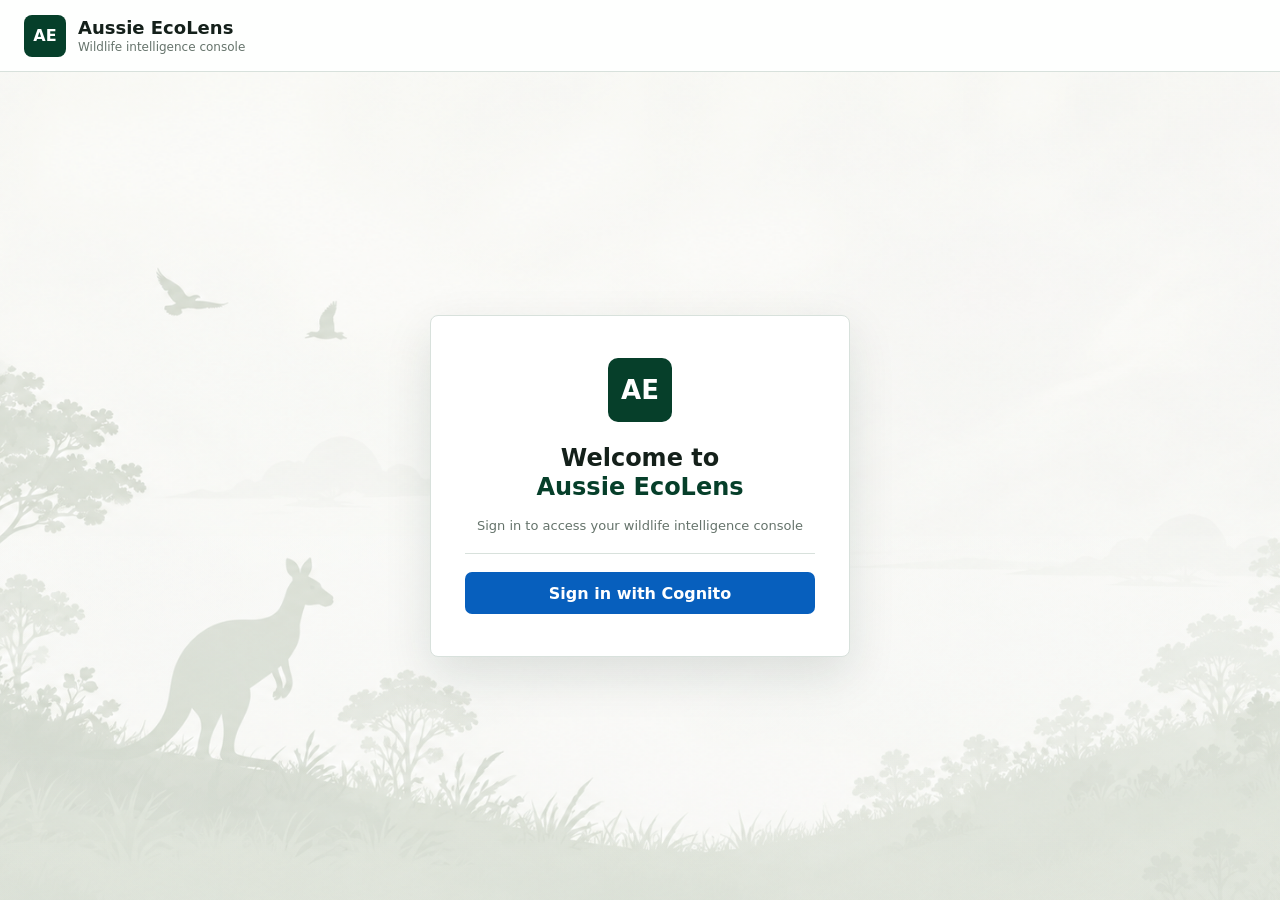
<file: frontend/public/index.html>
<!doctype html>
<html lang="en">
  <head>
    <meta charset="utf-8" />
    <meta name="viewport" content="width=device-width, initial-scale=1" />
    <title>Aussie EcoLens</title>
    <link rel="stylesheet" href="../src/styles/styles.css" />
  </head>
  <body>
    <header class="topbar">
      <a class="brand" href="#library" aria-label="Aussie EcoLens home">
        <span class="brand-mark">AE</span>
        <span>
          <span class="brand-name">Aussie EcoLens</span>
          <span class="brand-subtitle">Wildlife intelligence console</span>
        </span>
      </a>
      <div class="session">
        <span id="userBadge" class="user-badge hidden">Not signed in</span>
        <button id="logoutButton" class="ghost hidden">Sign out</button>
      </div>
    </header>

    <main>
      <section id="authPanel" class="auth-shell">
        <div class="auth-copy">
          <p class="eyebrow">Secure cloud access</p>
          <h1>Aussie EcoLens</h1>
          <p>Sign in to manage wildlife media, review processing status, search detected species, and maintain notification rules.</p>
        </div>
        <div class="auth-grid auth-grid-single">
          <div class="panel auth-card cognito-only-card">
            <span class="auth-logo">AE</span>
            <h2>Welcome to <span>Aussie EcoLens</span></h2>
            <p>Sign in to access your wildlife intelligence console</p>
            <button type="button" id="cognitoLoginButton" class="cognito">Sign in with Cognito</button>
          </div>
        </div>
      </section>

      <section id="appPanel" class="hidden app-shell">
        <aside class="side-nav" aria-label="Primary workspace navigation">
          <a class="side-brand" href="#library" aria-label="Aussie EcoLens library">
            <span class="side-brand-mark">AE</span>
            <span>
              <span class="side-brand-name">Aussie EcoLens</span>
              <span class="side-brand-subtitle">Wildlife intelligence console</span>
            </span>
          </a>
          <div class="side-section">
            <p class="side-label">Media</p>
            <a class="nav-link active" href="#library" data-section="library">
              <span>Media Library</span>
            </a>
            <a class="nav-link" href="#upload" data-section="upload">
              <span>Upload</span>
            </a>
          </div>
          <div class="side-section">
            <p class="side-label">Queries</p>
            <a class="nav-link" href="#query-counts" data-section="query-counts">
              <span>Query by Counts</span>
            </a>
            <a class="nav-link" href="#query-species" data-section="query-species">
              <span>Query by Species</span>
            </a>
            <a class="nav-link" href="#query-file" data-section="query-file">
              <span>Query by File</span>
            </a>
            <a class="nav-link" href="#query-thumbnail" data-section="query-thumbnail">
              <span>Query by Thumbnail</span>
            </a>
          </div>
          <div class="side-section">
            <p class="side-label">Bulk operations</p>
            <a class="nav-link" href="#bulk-tags" data-section="bulk-tags">
              <span>Bulk Tags</span>
            </a>
          </div>
          <div class="side-section">
            <p class="side-label">Notifications</p>
            <a class="nav-link" href="#notifications" data-section="notifications">
              <span>Notifications</span>
            </a>
          </div>
          <div class="side-status">
            <span class="status-dot"></span>
            <span>AWS API connected</span>
          </div>
        </aside>

        <section class="workspace">
          <header class="workspace-top">
            <div id="message" class="message"></div>
            <div class="workspace-user">
              <button id="workspaceUserMenu" class="user-menu-button" type="button" aria-haspopup="true" aria-expanded="false">
                <span id="workspaceUserEmail">Signed in with Cognito</span>
                <span aria-hidden="true">v</span>
              </button>
              <div id="accountMenu" class="account-menu hidden" role="menu" aria-label="Account actions">
                <button id="switchAccountButton" type="button" role="menuitem">Switch account</button>
                <button id="accountLogoutButton" type="button" role="menuitem">Log out</button>
              </div>
            </div>
          </header>

          <section id="library" class="page-section active">
            <div class="page-heading">
              <div>
                <h1>Media Library</h1>
                <p>Manage your wildlife media files, or review shared results separately</p>
              </div>
              <div class="library-actions">
                <button id="refreshButton" class="ghost refresh-action">Refresh</button>
                <button id="resetResultsButton" class="ghost refresh-action hidden">Reset</button>
              </div>
            </div>
            <div class="library-scope" aria-label="Media library scope">
              <button type="button" class="scope-tab active" data-library-scope="mine">My media</button>
              <button type="button" class="scope-tab" data-library-scope="shared">Shared media</button>
              <button type="button" class="scope-tab" data-library-scope="results">Results</button>
            </div>
            <div class="metrics-grid" aria-label="Media summary">
              <div class="metric">
                <span>Total media</span>
                <strong id="metricTotal">0</strong>
              </div>
              <div class="metric">
                <span>Ready</span>
                <strong id="metricReady">0</strong>
              </div>
              <div class="metric">
                <span>In progress</span>
                <strong id="metricPending">0</strong>
              </div>
              <div class="metric">
                <span>Known tags</span>
                <strong id="metricTags">0</strong>
              </div>
            </div>
            <div id="detectedBox" class="detected hidden"></div>
            <div id="gallery" class="gallery"></div>
          </section>

          <section id="upload" class="page-section">
            <div class="page-heading">
              <div>
                <h1>Upload</h1>
                <p>Upload a wildlife image or video for cloud processing</p>
              </div>
            </div>
            <form id="uploadForm" class="page-form">
              <label for="uploadFile">Media file</label>
              <div class="file-picker">
                <input id="uploadFile" class="native-file-input" name="file" type="file" accept="image/*,video/*" required />
                <label class="file-picker-button" for="uploadFile">Choose file</label>
                <span class="file-picker-name" data-file-name-for="uploadFile">No file selected</span>
              </div>
              <button>Upload</button>
            </form>
          </section>

          <section id="query-counts" class="page-section">
            <div class="page-heading">
              <div>
                <h1>Query by Counts</h1>
                <p>Search media by tag counts using JSON format</p>
              </div>
            </div>
            <form id="tagQueryForm" class="page-form">
              <label for="tagQuery">Tag count JSON</label>
              <textarea id="tagQuery" name="tags" rows="4">{"Alectura_lathami": 1}</textarea>
              <button>Search</button>
            </form>
          </section>

          <section id="query-species" class="page-section">
            <div class="page-heading">
              <div>
                <h1>Query by Species</h1>
                <p>Search media by species tag</p>
              </div>
            </div>
            <form id="speciesQueryForm" class="page-form">
              <label for="speciesQuery">Species tag</label>
              <input id="speciesQuery" name="species" placeholder="e.g. Bos_taurus" />
              <button>Search</button>
            </form>
          </section>

          <section id="query-file" class="page-section">
            <div class="page-heading">
              <div>
                <h1>Query by File</h1>
                <p>Find matching tags in your file</p>
              </div>
            </div>
            <form id="fileQueryForm" class="page-form">
              <label for="queryFile">Query file</label>
              <div class="file-picker">
                <input id="queryFile" class="native-file-input" name="file" type="file" accept="image/*,video/*" required />
                <label class="file-picker-button" for="queryFile">Choose file</label>
                <span class="file-picker-name" data-file-name-for="queryFile">No file selected</span>
              </div>
              <button>Find matching tags</button>
            </form>
          </section>

          <section id="query-thumbnail" class="page-section">
            <div class="page-heading">
              <div>
                <h1>Query by Thumbnail</h1>
                <p>Find original image by thumbnail URL</p>
              </div>
            </div>
            <form id="thumbnailQueryForm" class="page-form">
              <label for="thumbnailUrl">Thumbnail URL</label>
              <input id="thumbnailUrl" name="thumbnailUrl" placeholder="/api/media/{fileId}/thumbnail" />
              <button>Find original</button>
            </form>
          </section>

          <section id="bulk-tags" class="page-section">
            <div class="page-heading">
              <div>
                <h1>Bulk Tags</h1>
                <p>Add or manage tags in bulk</p>
              </div>
            </div>
            <form id="bulkTagForm" class="page-form">
              <label for="bulkUrls">File URLs</label>
              <textarea id="bulkUrls" name="urls" rows="3" placeholder="One protected original or thumbnail URL per line"></textarea>
              <label for="bulkTags">Tags</label>
              <input id="bulkTags" name="tags" placeholder="Comma-separated tags" />
              <label for="bulkOperation">Operation</label>
              <select id="bulkOperation" name="operation">
                <option value="1">Add tags</option>
                <option value="0">Remove tags</option>
              </select>
              <button>Apply</button>
            </form>
          </section>

          <section id="notifications" class="page-section">
            <div class="page-heading">
              <div>
                <h1>Notifications</h1>
                <p>Subscribe to updates for a species tag</p>
              </div>
            </div>
            <form id="subscribeForm" class="page-form">
              <label for="subscribeTag">Species tag</label>
              <input id="subscribeTag" name="tag" placeholder="Species tag" />
              <label for="subscribeEmail">Email</label>
              <input id="subscribeEmail" name="email" type="email" placeholder="Email" />
              <button>Subscribe</button>
            </form>
            <div class="page-form notification-log-panel">
              <h2>Notification log</h2>
              <div id="notificationsLog"></div>
            </div>
          </section>
        </section>
      </section>
    </main>

    <script src="../src/app.js?v=20260604-product-ui"></script>
  </body>
</html>
</file>
<file: frontend/src/styles/styles.css>
:root {
  color-scheme: light;
  font-family: Inter, ui-sans-serif, system-ui, -apple-system, BlinkMacSystemFont, "Segoe UI", sans-serif;
  --bg: #f6f8f7;
  --surface: #ffffff;
  --surface-soft: #f2f6f4;
  --line: #d8e1dc;
  --line-strong: #bdcbc3;
  --ink: #14201a;
  --muted: #65736b;
  --brand: #063f2a;
  --brand-2: #0a5a3b;
  --brand-soft: #e7f2ed;
  --blue: #075fbd;
  --danger: #d83b3b;
  --warning: #f5c34b;
  --shadow: 0 18px 48px rgba(20, 40, 30, 0.12);
}

* {
  box-sizing: border-box;
}

html {
  scroll-behavior: smooth;
}

body {
  background: var(--bg);
  color: var(--ink);
  margin: 0;
}

@keyframes pageInNext {
  from {
    opacity: 0;
    transform: translateY(18px) scale(0.992);
  }
  to {
    opacity: 1;
    transform: translateY(0) scale(1);
  }
}

@keyframes pageInPrevious {
  from {
    opacity: 0;
    transform: translateY(-18px) scale(0.992);
  }
  to {
    opacity: 1;
    transform: translateY(0) scale(1);
  }
}

h1, h2, h3, p {
  margin: 0;
}

h1 {
  font-size: 28px;
  font-weight: 800;
  letter-spacing: 0;
  line-height: 1.12;
}

h2 {
  font-size: 20px;
  font-weight: 800;
  letter-spacing: 0;
}

h3 {
  font-size: 15px;
  font-weight: 800;
}

button,
input,
textarea,
select {
  border-radius: 7px;
  font: inherit;
}

button {
  background: var(--brand-2);
  border: 0;
  color: #ffffff;
  cursor: pointer;
  font-weight: 800;
  min-height: 42px;
  padding: 10px 16px;
}

button:hover {
  background: var(--brand);
}

button:disabled {
  background: #bac7c0;
  cursor: not-allowed;
}

input,
textarea,
select {
  background: #fbfdfc;
  border: 1px solid #cbd6d0;
  color: var(--ink);
  min-height: 42px;
  padding: 10px 12px;
  width: 100%;
}

textarea {
  line-height: 1.45;
  resize: vertical;
}

label {
  color: #31483a;
  display: block;
  font-size: 12px;
  font-weight: 800;
  margin-bottom: 7px;
}

.topbar {
  align-items: center;
  background: rgba(255, 255, 255, 0.94);
  border-bottom: 1px solid var(--line);
  display: flex;
  justify-content: space-between;
  min-height: 72px;
  padding: 12px 24px;
}

body.signed-in .topbar {
  display: none;
}

.brand,
.side-brand {
  align-items: center;
  color: inherit;
  display: inline-flex;
  gap: 12px;
  text-decoration: none;
}

.brand-mark,
.side-brand-mark {
  align-items: center;
  background: var(--brand);
  border-radius: 8px;
  color: #ffffff;
  display: inline-flex;
  font-weight: 900;
  height: 42px;
  justify-content: center;
  width: 42px;
}

.brand-name,
.brand-subtitle,
.side-brand-name,
.side-brand-subtitle {
  display: block;
}

.brand-name,
.side-brand-name {
  font-size: 18px;
  font-weight: 800;
}

.brand-subtitle,
.side-brand-subtitle {
  color: var(--muted);
  font-size: 12px;
  margin-top: 2px;
}

.session {
  align-items: center;
  display: flex;
  gap: 10px;
}

.environment-badge,
.user-badge {
  border: 1px solid var(--line);
  border-radius: 999px;
  color: var(--muted);
  font-size: 13px;
  padding: 7px 11px;
}

.environment-badge {
  background: var(--surface-soft);
  color: var(--brand);
  font-weight: 800;
}

main {
  min-height: calc(100vh - 72px);
}

body.signed-in main {
  height: 100vh;
  min-height: 100vh;
  overflow: hidden;
}

.auth-shell {
  align-items: center;
  background:
    linear-gradient(180deg, rgba(255, 255, 255, 0.08), rgba(247, 250, 247, 0.1)),
    url("../../public/assets/ecolens-background.png") center center / cover no-repeat;
  display: grid;
  grid-template-columns: minmax(260px, 1fr);
  justify-items: center;
  min-height: calc(100vh - 72px);
  overflow: hidden;
  padding: 24px;
  place-items: center;
  position: relative;
}

.auth-shell::before {
  background: linear-gradient(180deg, rgba(255, 255, 255, 0.16), rgba(238, 245, 240, 0.04));
  bottom: 0;
  content: "";
  height: 44%;
  left: 0;
  opacity: 0.55;
  position: absolute;
  right: 0;
}

.auth-copy {
  display: none;
}

.auth-grid {
  display: grid;
  justify-content: center;
  justify-items: center;
  position: relative;
  width: min(420px, 100%);
  z-index: 1;
}

.auth-grid-single {
  grid-template-columns: minmax(280px, 420px);
}

.panel,
.auth-card {
  background: var(--surface);
  border: 1px solid var(--line);
  border-radius: 8px;
}

.auth-card {
  box-shadow: var(--shadow);
  min-height: 330px;
  padding: 42px 34px;
  text-align: center;
  width: 100%;
}

.auth-logo {
  align-items: center;
  background: var(--brand);
  border-radius: 10px;
  color: #ffffff;
  display: inline-flex;
  font-size: 26px;
  font-weight: 900;
  height: 64px;
  justify-content: center;
  margin-bottom: 22px;
  width: 64px;
}

.auth-card h2 {
  color: var(--ink);
  font-size: 24px;
  line-height: 1.2;
  margin-bottom: 14px;
}

.auth-card h2 span {
  color: var(--brand);
  display: block;
}

.auth-card p {
  border-bottom: 1px solid var(--line);
  color: var(--muted);
  font-size: 13px;
  line-height: 1.5;
  margin: 0 0 18px;
  padding-bottom: 18px;
}

.cognito {
  background: var(--blue);
  width: 100%;
}

.cognito:hover {
  background: #044f9f;
}

.ghost {
  background: transparent;
  border: 1px solid currentColor;
  color: inherit;
  width: auto;
}

.ghost:hover {
  background: rgba(10, 90, 59, 0.08);
}

.app-shell {
  display: grid;
  grid-template-columns: 260px minmax(0, 1fr);
  height: 100vh;
  min-height: 100vh;
  overflow: hidden;
}

.side-nav {
  background:
    radial-gradient(circle at 85% 30%, rgba(32, 121, 77, 0.42), transparent 34%),
    linear-gradient(180deg, #062617 0%, #073622 100%);
  color: #ffffff;
  height: 100vh;
  min-height: 100vh;
  overflow-y: auto;
  padding: 18px 16px;
  position: sticky;
  top: 0;
  overscroll-behavior: contain;
}

.side-brand {
  color: #ffffff;
  margin-bottom: 34px;
}

.side-brand-mark {
  background: #ffffff;
  color: var(--brand);
  height: 36px;
  width: 36px;
}

.side-brand-name {
  font-size: 15px;
}

.side-brand-subtitle {
  color: #c8d8cf;
  font-size: 10px;
}

.side-section {
  display: grid;
  gap: 6px;
  margin-bottom: 26px;
}

.side-label,
.eyebrow {
  color: #6f8276;
  font-size: 11px;
  font-weight: 900;
  letter-spacing: 0.08em;
  text-transform: uppercase;
}

.side-label {
  color: #bfd0c7;
  padding: 0 10px 6px;
}

.nav-link {
  align-items: center;
  border-radius: 8px;
  color: #e5f0ea;
  display: flex;
  font-size: 14px;
  font-weight: 760;
  gap: 0;
  min-height: 40px;
  padding: 8px 14px;
  position: relative;
  text-decoration: none;
  transition: background-color 180ms ease, color 180ms ease, transform 180ms ease;
}

.nav-link:hover,
.nav-link.active {
  background: rgba(255, 255, 255, 0.14);
  color: #ffffff;
}

.nav-link:hover {
  transform: translateX(3px);
}

.nav-link.active::before {
  background: #74d99a;
  border-radius: 999px;
  content: "";
  height: 18px;
  left: -6px;
  position: absolute;
  top: 50%;
  transform: translateY(-50%);
  width: 3px;
}

.side-status {
  align-items: center;
  border-top: 1px solid rgba(255, 255, 255, 0.12);
  color: #c8d8cf;
  display: flex;
  font-size: 12px;
  gap: 9px;
  padding: 18px 10px 0;
}

.status-dot {
  background: #5bd287;
  border-radius: 999px;
  box-shadow: 0 0 0 5px rgba(91, 210, 135, 0.16);
  height: 8px;
  width: 8px;
}

.workspace {
  background:
    linear-gradient(180deg, rgba(251, 252, 251, 0.95), rgba(251, 252, 251, 0.98)),
    url("../../public/assets/ecolens-background.png") right bottom / 920px auto no-repeat;
  border-left: 1px solid #e1e8e4;
  height: 100vh;
  min-width: 0;
  overflow-y: auto;
  padding: 0 40px 36px;
  overscroll-behavior: contain;
}

.workspace-top {
  align-items: center;
  display: flex;
  gap: 18px;
  justify-content: space-between;
  min-height: 72px;
}

.workspace-user {
  align-items: center;
  color: #183126;
  display: inline-flex;
  font-size: 13px;
  gap: 6px;
  margin-left: auto;
  position: relative;
}

.user-menu-button {
  align-items: center;
  background: transparent;
  color: var(--ink);
  display: inline-flex;
  gap: 8px;
  min-height: 28px;
  padding: 6px 8px;
  width: auto;
}

.user-menu-button:hover,
.user-menu-button[aria-expanded="true"] {
  background: rgba(10, 90, 59, 0.08);
}

.account-menu {
  background: #ffffff;
  border: 1px solid var(--line);
  border-radius: 8px;
  box-shadow: var(--shadow);
  min-width: 180px;
  padding: 6px;
  position: absolute;
  right: 0;
  top: calc(100% + 8px);
  z-index: 30;
}

.account-menu button {
  background: transparent;
  color: var(--ink);
  justify-content: flex-start;
  min-height: 38px;
  padding: 9px 10px;
  text-align: left;
  width: 100%;
}

.account-menu button:hover {
  background: var(--surface-soft);
}

.message {
  color: var(--brand-2);
  font-size: 13px;
  min-height: 20px;
}

.page-section {
  background: var(--surface);
  border: 1px solid var(--line);
  border-radius: 8px;
  box-shadow: 0 16px 44px rgba(26, 45, 35, 0.06);
  display: none;
  min-height: calc(100vh - 108px);
  padding: 34px 40px 44px;
  transform-origin: center;
}

.page-section.active {
  display: block;
}

.page-section.page-enter-next {
  animation: pageInNext 360ms cubic-bezier(0.22, 1, 0.36, 1);
}

.page-section.page-enter-previous {
  animation: pageInPrevious 360ms cubic-bezier(0.22, 1, 0.36, 1);
}

.card,
.metric,
.page-form,
.notification-log-panel {
  transition: border-color 180ms ease, box-shadow 180ms ease, transform 180ms ease;
}

.card:hover,
.metric:hover,
.page-form:hover,
.notification-log-panel:hover {
  border-color: var(--line-strong);
  box-shadow: 0 16px 34px rgba(25, 48, 36, 0.08);
  transform: translateY(-2px);
}

.page-heading {
  align-items: flex-start;
  display: flex;
  gap: 18px;
  justify-content: space-between;
  margin-bottom: 28px;
}

.page-heading p {
  color: var(--muted);
  font-size: 14px;
  margin-top: 9px;
}

.refresh-action {
  color: var(--brand);
  min-width: 96px;
}

.library-actions {
  display: flex;
  gap: 10px;
  justify-content: flex-end;
}

.library-scope {
  align-items: center;
  background: var(--surface-soft);
  border: 1px solid var(--line);
  border-radius: 8px;
  display: inline-grid;
  gap: 4px;
  grid-template-columns: repeat(3, minmax(120px, 1fr));
  margin-bottom: 18px;
  padding: 4px;
}

.scope-tab {
  background: transparent;
  color: var(--muted);
  min-height: 36px;
  padding: 8px 12px;
}

.scope-tab:hover,
.scope-tab.active {
  background: #ffffff;
  color: var(--brand);
  box-shadow: 0 8px 18px rgba(25, 48, 36, 0.08);
}

.metrics-grid {
  display: grid;
  gap: 14px;
  grid-template-columns: repeat(4, minmax(0, 1fr));
  margin-bottom: 22px;
}

.metric {
  background: var(--surface-soft);
  border: 1px solid var(--line);
  border-radius: 8px;
  padding: 14px;
}

.metric span {
  color: var(--muted);
  display: block;
  font-size: 12px;
  font-weight: 800;
}

.metric strong {
  display: block;
  font-size: 26px;
  margin-top: 7px;
}

.page-form {
  background: transparent;
  max-width: 100%;
}

.page-form input,
.page-form textarea,
.page-form select {
  margin-bottom: 18px;
}

.file-picker {
  align-items: center;
  background: #fbfdfc;
  border: 1px solid #cbd6d0;
  border-radius: 7px;
  display: grid;
  gap: 12px;
  grid-template-columns: auto minmax(0, 1fr);
  margin-bottom: 18px;
  min-height: 46px;
  padding: 6px;
}

.native-file-input {
  height: 1px;
  opacity: 0;
  overflow: hidden;
  position: absolute;
  width: 1px;
}

.file-picker-button {
  align-items: center;
  background: #ffffff;
  border: 1px solid var(--line-strong);
  border-radius: 6px;
  color: var(--brand);
  cursor: pointer;
  display: inline-flex;
  font-size: 13px;
  font-weight: 800;
  justify-content: center;
  margin: 0;
  min-height: 34px;
  padding: 8px 12px;
  white-space: nowrap;
}

.file-picker-button:hover {
  background: var(--brand-soft);
}

.native-file-input:focus-visible + .file-picker-button {
  outline: 2px solid var(--blue);
  outline-offset: 2px;
}

.file-picker-name {
  color: var(--muted);
  font-size: 14px;
  overflow: hidden;
  text-overflow: ellipsis;
  white-space: nowrap;
}

.page-form button {
  width: 100%;
}

.gallery {
  display: grid;
  gap: 18px;
  grid-template-columns: repeat(auto-fill, minmax(250px, 1fr));
}

.card {
  background: #ffffff;
  border: 1px solid var(--line);
  border-radius: 8px;
  overflow: hidden;
}

.thumb {
  align-items: center;
  aspect-ratio: 4 / 3;
  background: linear-gradient(135deg, #eef3f0, #dfe7e2);
  color: var(--brand);
  display: flex;
  font-weight: 900;
  justify-content: center;
  overflow: hidden;
  text-decoration: none;
}

.thumb img {
  height: 100%;
  object-fit: cover;
  width: 100%;
}

.media-error {
  color: var(--danger);
  font-size: 12px;
  line-height: 1.4;
  padding: 16px;
  text-align: center;
}

.card-body {
  padding: 16px;
}

.file-name {
  font-size: 14px;
  font-weight: 800;
  line-height: 1.35;
  overflow-wrap: anywhere;
}

.card-meta {
  align-items: center;
  display: flex;
  flex-wrap: wrap;
  gap: 8px;
  margin-top: 12px;
}

.owner-chip {
  border-radius: 999px;
  display: inline-flex;
  font-size: 12px;
  font-weight: 900;
  padding: 5px 8px;
}

.owner-chip-mine {
  background: var(--brand-soft);
  color: var(--brand);
}

.owner-chip-shared {
  background: #edf1f5;
  color: #4f6070;
}

.status {
  border-radius: 999px;
  display: inline-flex;
  font-size: 12px;
  font-weight: 900;
  padding: 5px 8px;
  text-transform: capitalize;
}

.status-pending {
  background: #fff2c8;
  color: #725500;
}

.status-processing {
  background: #e7f0fb;
  color: var(--blue);
}

.status-ready {
  background: #e5f4eb;
  color: var(--brand-2);
}

.status-failed {
  background: #fbe7e5;
  color: var(--danger);
}

.status-detail {
  color: var(--muted);
  font-size: 12px;
  line-height: 1.45;
  margin-top: 10px;
}

.empty-state {
  color: var(--muted);
  grid-column: 1 / -1;
  padding: 24px 0;
}

.tags {
  display: flex;
  flex-wrap: wrap;
  gap: 6px;
  margin: 12px 0;
}

.tag {
  background: #eef4ec;
  border: 1px solid #d0decf;
  border-radius: 999px;
  font-size: 12px;
  padding: 5px 8px;
}

.card-actions {
  display: grid;
  gap: 8px;
  grid-template-columns: repeat(2, minmax(0, 1fr));
}

.card-actions button,
.card-actions a {
  align-items: center;
  border: 1px solid var(--line-strong);
  border-radius: 7px;
  display: inline-flex;
  font-size: 13px;
  font-weight: 800;
  justify-content: center;
  min-height: 36px;
  text-decoration: none;
}

.card-actions a,
.card-actions button:not(.danger) {
  background: #ffffff;
  color: var(--brand);
}

.danger {
  background: #ffffff;
  border-color: #f0b8b8 !important;
  color: var(--danger);
}

.danger:hover {
  background: #fff0f0;
}

.detected {
  background: #e9f5ed;
  border: 1px solid #bfdbc4;
  border-radius: 8px;
  margin-bottom: 16px;
  padding: 12px;
}

.notification-log-panel {
  background: var(--surface-soft);
  border: 1px solid var(--line);
  border-radius: 8px;
  margin-top: 20px;
  padding: 18px;
}

.notification-log-panel h2 {
  font-size: 16px;
  margin-bottom: 10px;
}

.note {
  border-top: 1px solid var(--line);
  overflow-wrap: anywhere;
  padding: 10px 0;
}

.note:first-child {
  border-top: 0;
}

.note a {
  color: var(--blue);
  font-size: 12px;
}

.note a[aria-disabled="true"] {
  color: var(--muted);
  pointer-events: none;
  text-decoration: none;
}

.note-meta {
  color: var(--muted);
  font-size: 12px;
  margin: 3px 0;
}

.hidden {
  display: none !important;
}

@media (max-width: 1080px) {
  .app-shell {
    height: auto;
    grid-template-columns: 1fr;
    overflow: visible;
  }

  .side-nav {
    height: auto;
    min-height: auto;
    overflow: visible;
    position: static;
  }

  .side-brand {
    margin-bottom: 20px;
  }

  .side-section {
    grid-template-columns: repeat(2, minmax(0, 1fr));
  }

  .side-label,
  .side-status {
    grid-column: 1 / -1;
  }

  .workspace {
    height: auto;
    overflow: visible;
    padding: 0 18px 24px;
  }

  body.signed-in main {
    height: auto;
    overflow: visible;
  }
}

@media (max-width: 760px) {
  .topbar,
  .session,
  .workspace-top,
  .page-heading {
    align-items: flex-start;
    flex-direction: column;
  }

  .topbar {
    gap: 14px;
  }

  .auth-card {
    padding: 32px 22px;
  }

  .side-section,
  .metrics-grid,
  .gallery {
    grid-template-columns: 1fr;
  }

  .workspace {
    padding: 0 12px 18px;
  }

  .page-section {
    min-height: auto;
    padding: 24px 18px;
  }

  .workspace-user {
    margin-left: 0;
  }
}
</file>
